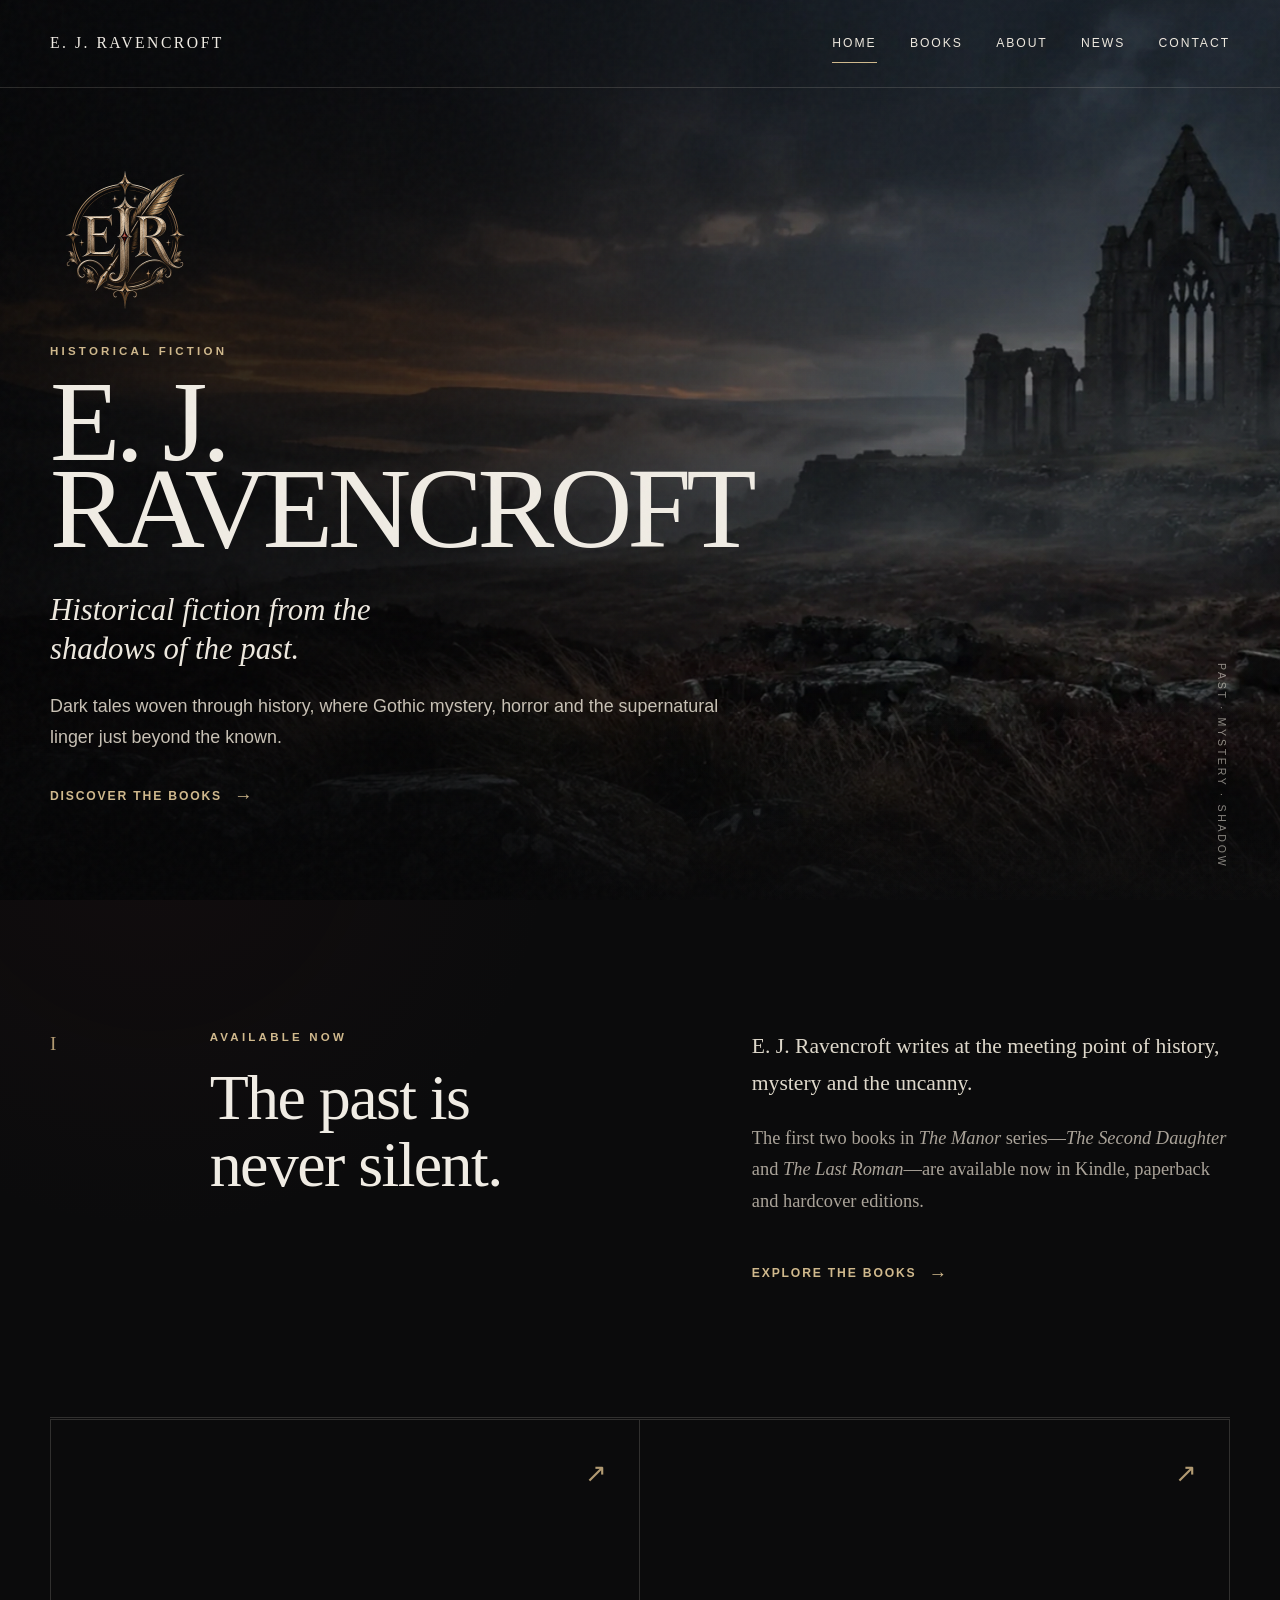
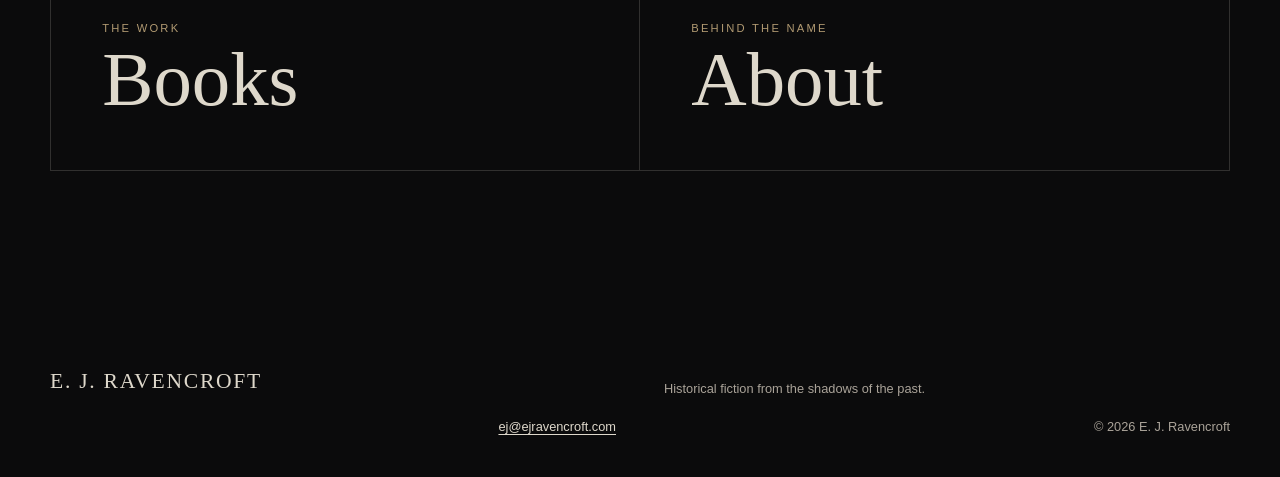
<file: index.html>
<!doctype html>
<html lang="en">
  <head>
    <meta charset="utf-8">
    <meta name="viewport" content="width=device-width, initial-scale=1">
    <meta name="description" content="E. J. Ravencroft writes historical fiction from the shadows of the past.">
    <meta name="theme-color" content="#0b0b0c">
    <title>E. J. Ravencroft | Historical Fiction</title>
    <link rel="icon" type="image/png" sizes="64x64" href="assets/ejr-quill-favicon.png">
    <link rel="stylesheet" href="assets/styles.css">
    <script src="assets/site.js" defer></script>
  </head>
  <body>
    <a class="skip-link" href="#main-content">Skip to main content</a>


    <header class="site-header" data-header>
      <a class="wordmark" href="index.html" aria-label="E. J. Ravencroft, home">
        <span>E. J. Ravencroft</span>
      </a>
      <button class="nav-toggle" type="button" aria-expanded="false" aria-controls="site-nav" data-nav-toggle>
        <span class="nav-toggle-label">Menu</span>
        <span class="nav-toggle-lines" aria-hidden="true"></span>
      </button>
      <nav class="site-nav" id="site-nav" aria-label="Primary" data-nav>
        <a href="index.html" aria-current="page">Home</a>
        <a href="books.html">Books</a>
        <a href="about.html">About</a>
        <a href="news.html">News</a>
        <a href="contact.html">Contact</a>
      </nav>
    </header>


    <main id="main-content">
      <section class="hero" aria-labelledby="hero-title">
        <div class="hero-image" aria-hidden="true"></div>
        <div class="hero-vignette" aria-hidden="true"></div>
        <div class="hero-content">
          <img class="brand-emblem" src="assets/ejr-quill-standalone.png" width="150" height="150" alt="EJR quill trademark motif">
          <p class="eyebrow">Historical fiction</p>
          <h1 id="hero-title">E. J.<br>Ravencroft</h1>
          <p class="hero-tagline">Historical fiction from the shadows of the past.</p>
          <p class="hero-blurb">Dark tales woven through history, where Gothic mystery, horror and the supernatural linger just beyond the known.</p>
          <a class="text-link" href="books.html">Discover the books <span aria-hidden="true">&#8594;</span></a>
        </div>
        <p class="hero-caption" aria-hidden="true">Past &middot; Mystery &middot; Shadow</p>
      </section>


      <section class="home-intro shell" aria-labelledby="stories-heading">
        <p class="section-number" aria-hidden="true">I</p>
        <div>
          <p class="eyebrow">Available now</p>
          <h2 id="stories-heading">The past is never silent.</h2>
        </div>
        <div class="home-intro-copy">
          <p>E. J. Ravencroft writes at the meeting point of history, mystery and the uncanny.</p>
          <p>The first two books in <em>The Manor</em> series&mdash;<em>The Second Daughter</em> and <em>The Last Roman</em>&mdash;are available now in Kindle, paperback and hardcover editions.</p>
          <a class="text-link" href="books.html">Explore the books <span aria-hidden="true">&#8594;</span></a>
        </div>
      </section>


      <section class="home-links shell" aria-label="Explore">
        <a class="feature-link" href="books.html">
          <span class="feature-link-kicker">The work</span>
          <span class="feature-link-title">Books</span>
          <span class="feature-link-arrow" aria-hidden="true">&#8599;</span>
        </a>
        <a class="feature-link" href="about.html">
          <span class="feature-link-kicker">Behind the name</span>
          <span class="feature-link-title">About</span>
          <span class="feature-link-arrow" aria-hidden="true">&#8599;</span>
        </a>
      </section>
    </main>


    <footer class="site-footer shell">
      <a class="footer-name" href="index.html">E. J. Ravencroft</a>
      <p>Historical fiction from the shadows of the past.</p>
      <a href="mailto:ej@ejravencroft.com">ej@ejravencroft.com</a>
      <p class="copyright">&copy; <span data-year></span> E. J. Ravencroft</p>
    </footer>
    <script data-goatcounter="https://ejravencroft.goatcounter.com/count" async src="//gc.zgo.at/count.js"></script>
  </body>
</html>
</file>
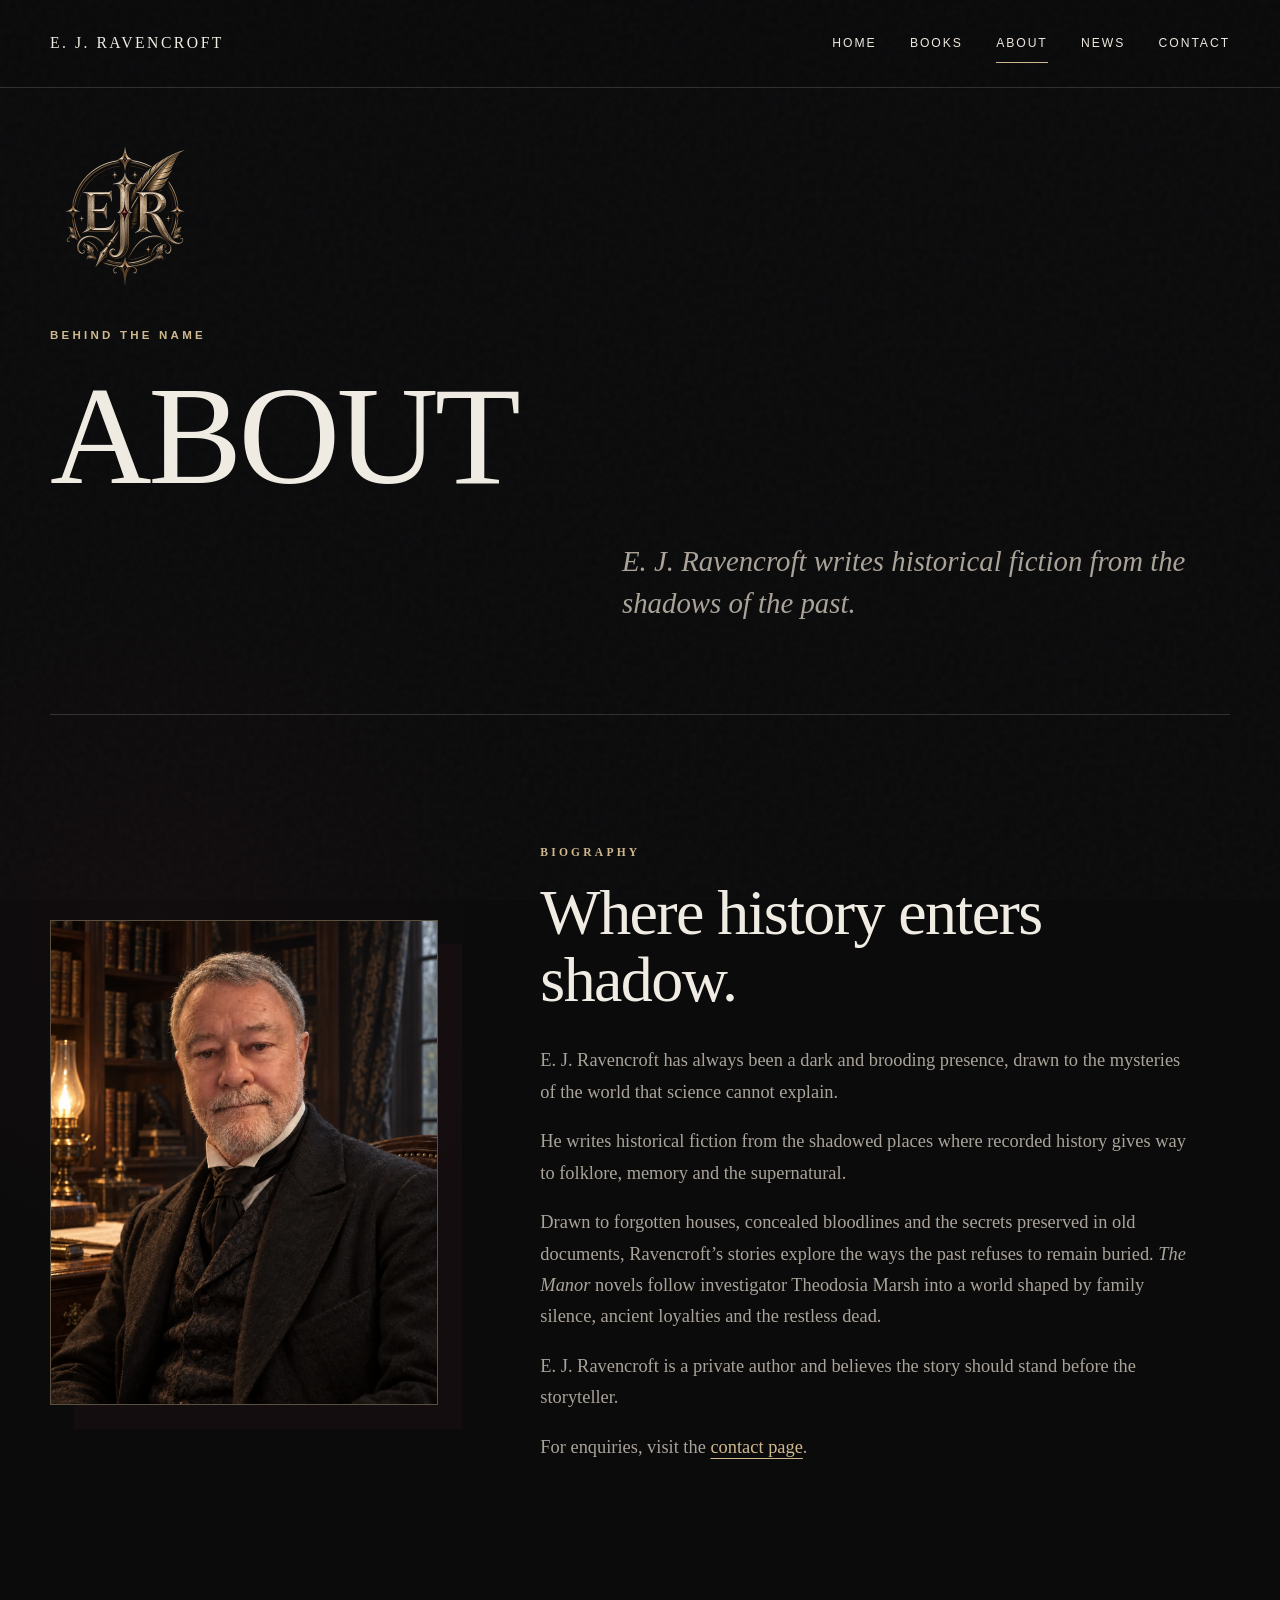
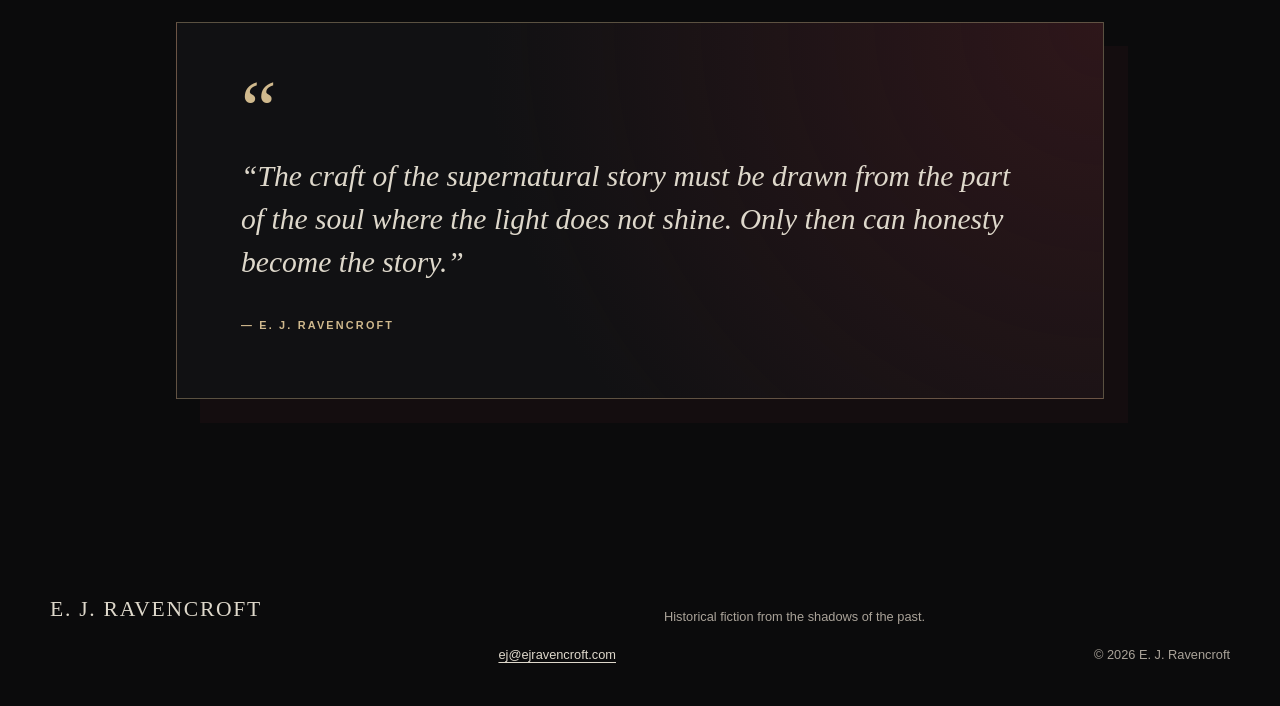
<file: about.html>
<!doctype html>
<html lang="en">
  <head>
    <meta charset="utf-8">
    <meta name="viewport" content="width=device-width, initial-scale=1">
    <meta name="description" content="About E. J. Ravencroft, author of dark historical fiction and The Manor novels.">
    <meta name="theme-color" content="#0b0b0c">
    <title>About | E. J. Ravencroft</title>
    <link rel="icon" type="image/png" sizes="64x64" href="assets/ejr-quill-favicon.png">
    <link rel="stylesheet" href="assets/styles.css?v=20260924-2">
    <script src="assets/site.js" defer></script>
  </head>
  <body class="interior">
    <a class="skip-link" href="#main-content">Skip to main content</a>
    <header class="site-header" data-header>
      <a class="wordmark" href="index.html" aria-label="E. J. Ravencroft, home"><span>E. J. Ravencroft</span></a>
      <button class="nav-toggle" type="button" aria-expanded="false" aria-controls="site-nav" data-nav-toggle><span class="nav-toggle-label">Menu</span><span class="nav-toggle-lines" aria-hidden="true"></span></button>
      <nav class="site-nav" id="site-nav" aria-label="Primary" data-nav>
        <a href="index.html">Home</a><a href="books.html">Books</a><a href="about.html" aria-current="page">About</a><a href="news.html">News</a><a href="contact.html">Contact</a>
      </nav>
    </header>

    <main id="main-content">
      <header class="page-heading shell">
        <img class="brand-emblem" src="assets/ejr-quill-standalone.png" width="150" height="150" alt="EJR quill trademark motif">
        <p class="eyebrow">Behind the name</p>
        <h1>About</h1>
        <p class="page-deck">E. J. Ravencroft writes historical fiction from the shadows of the past.</p>
      </header>

      <section class="about-layout shell" aria-labelledby="about-heading">
        <div class="author-portrait-frame">
          <img class="author-portrait" src="assets/ej-ravencroft-author-portrait.webp" width="1122" height="1402" alt="E. J. Ravencroft in his study">
        </div>
        <article class="prose">
          <p class="eyebrow">Biography</p>
          <h2 class="content-heading" id="about-heading">Where history enters shadow.</h2>
          <p>E. J. Ravencroft has always been a dark and brooding presence, drawn to the mysteries of the world that science cannot explain.</p>
          <p>He writes historical fiction from the shadowed places where recorded history gives way to folklore, memory and the supernatural.</p>
          <p>Drawn to forgotten houses, concealed bloodlines and the secrets preserved in old documents, Ravencroft&rsquo;s stories explore the ways the past refuses to remain buried. <cite>The Manor</cite> novels follow investigator Theodosia Marsh into a world shaped by family silence, ancient loyalties and the restless dead.</p>
          <p>E. J. Ravencroft is a private author and believes the story should stand before the storyteller.</p>
          <p>For enquiries, visit the <a href="contact.html">contact page</a>.</p>
        </article>
        <figure class="author-credo">
          <blockquote>“The craft of the supernatural story must be drawn from the part of the soul where the light does not shine. Only then can honesty become the story.”</blockquote>
          <figcaption>&mdash; E. J. Ravencroft</figcaption>
        </figure>
      </section>
    </main>

    <footer class="site-footer shell">
      <a class="footer-name" href="index.html">E. J. Ravencroft</a><p>Historical fiction from the shadows of the past.</p><a href="mailto:ej@ejravencroft.com">ej@ejravencroft.com</a><p class="copyright">&copy; <span data-year></span> E. J. Ravencroft</p>
    </footer>
    <script data-goatcounter="https://ejravencroft.goatcounter.com/count" async src="//gc.zgo.at/count.js"></script>
  </body>
</html>
</file>
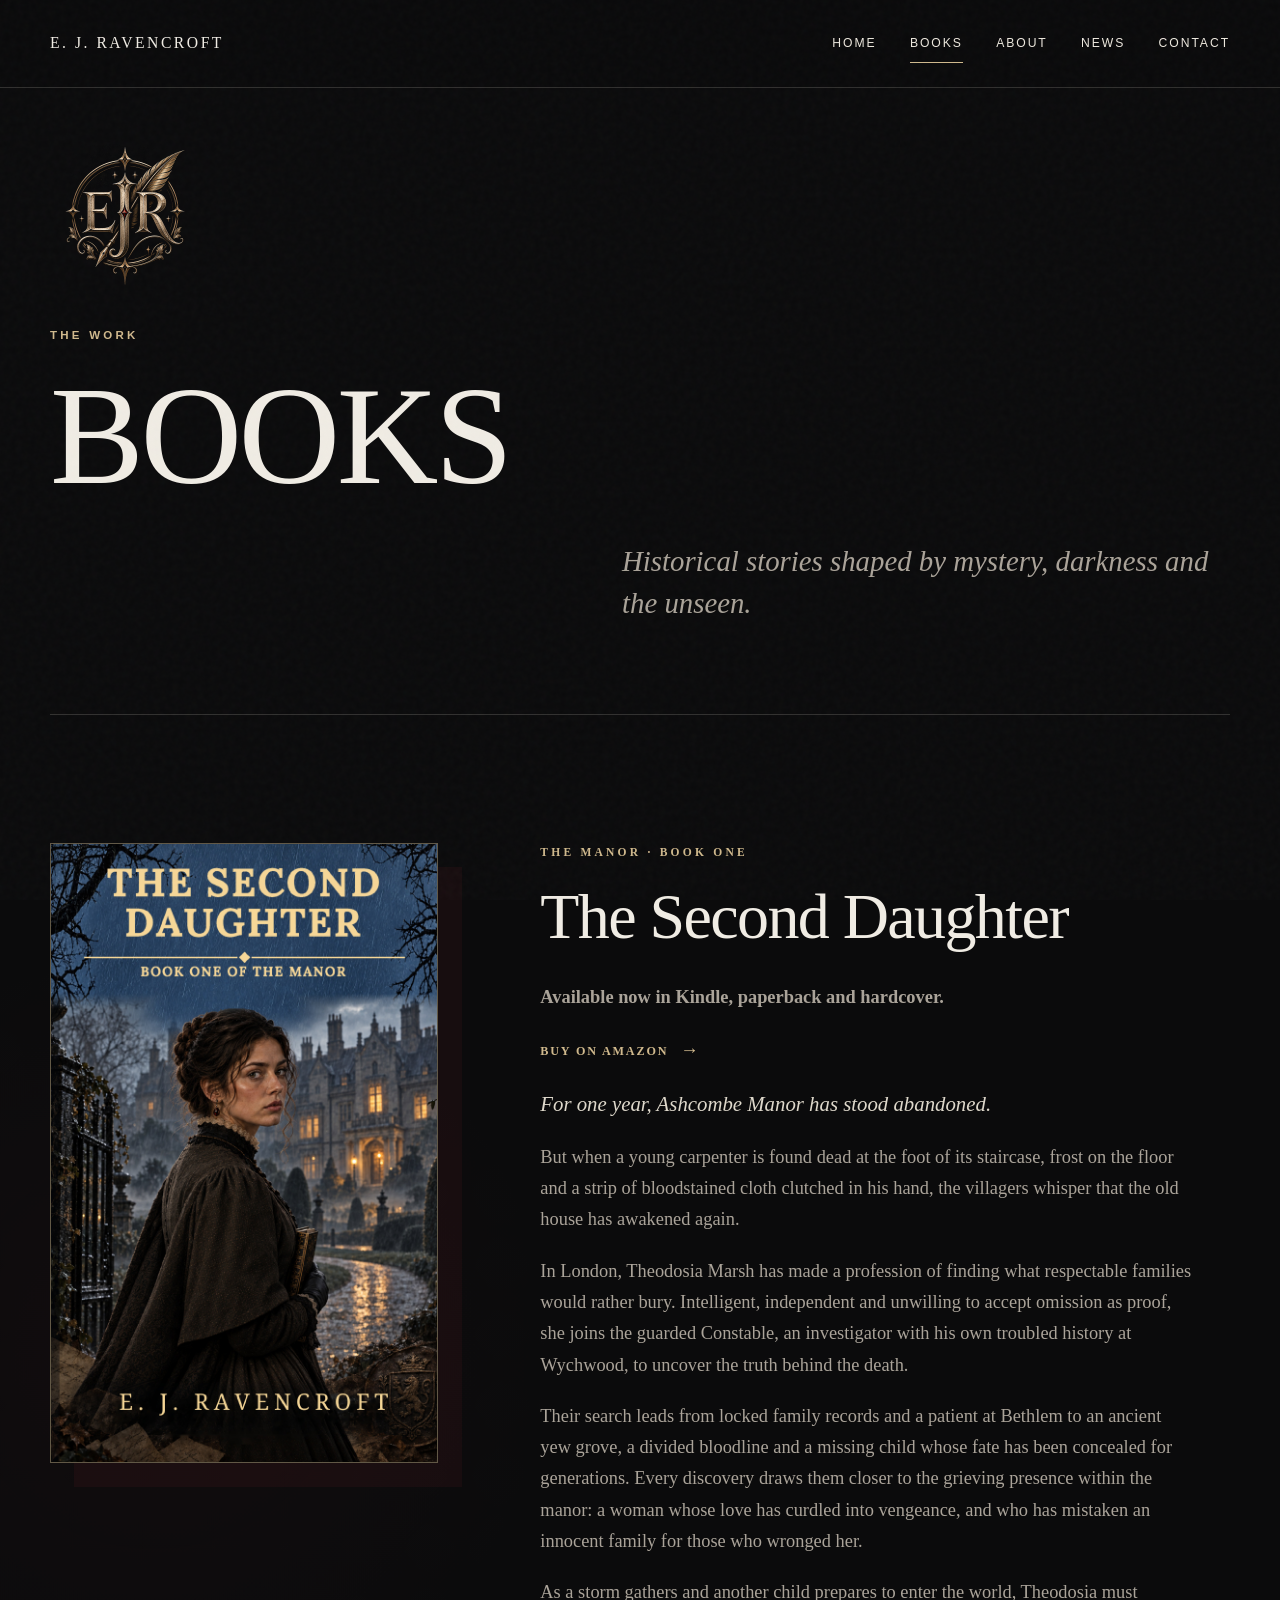
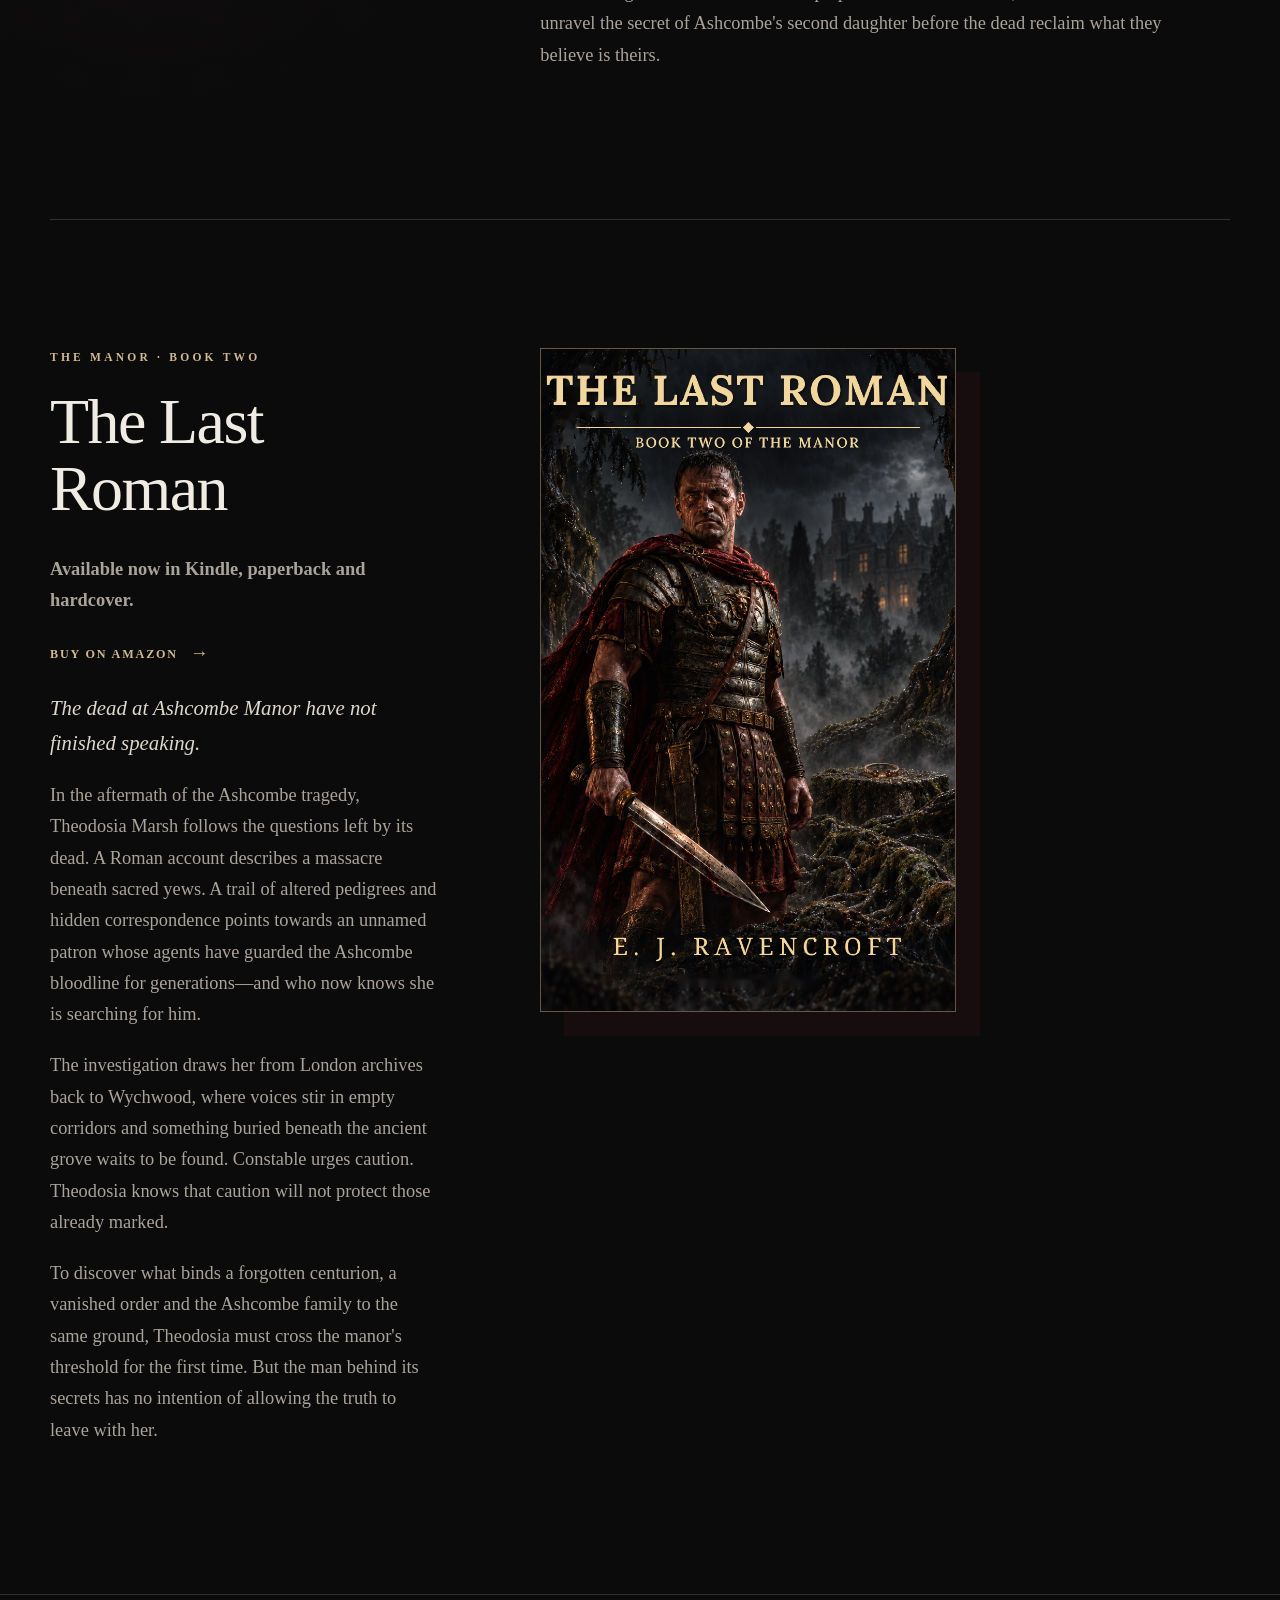
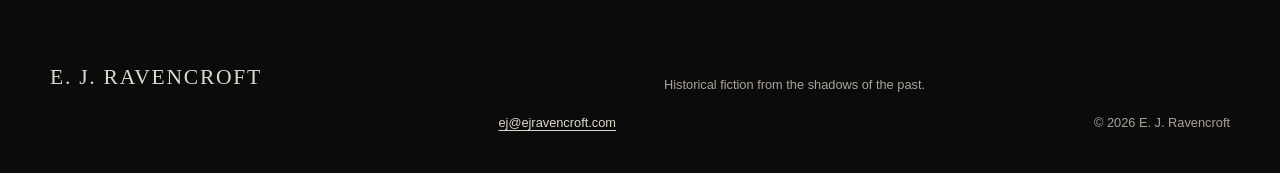
<file: books.html>
<!doctype html>
<html lang="en">
  <head>
    <meta charset="utf-8">
    <meta name="viewport" content="width=device-width, initial-scale=1">
    <meta name="description" content="Books and works by E. J. Ravencroft.">
    <meta name="theme-color" content="#0b0b0c">
    <title>Books | E. J. Ravencroft</title>
    <link rel="icon" type="image/png" sizes="64x64" href="assets/ejr-quill-favicon.png">
    <link rel="stylesheet" href="assets/styles.css?v=20260924">
    <script src="assets/site.js" defer></script>
  </head>
  <body class="interior">
    <a class="skip-link" href="#main-content">Skip to main content</a>
    <header class="site-header" data-header>
      <a class="wordmark" href="index.html" aria-label="E. J. Ravencroft, home"><span>E. J. Ravencroft</span></a>
      <button class="nav-toggle" type="button" aria-expanded="false" aria-controls="site-nav" data-nav-toggle><span class="nav-toggle-label">Menu</span><span class="nav-toggle-lines" aria-hidden="true"></span></button>
      <nav class="site-nav" id="site-nav" aria-label="Primary" data-nav>
        <a href="index.html">Home</a><a href="books.html" aria-current="page">Books</a><a href="about.html">About</a><a href="news.html">News</a><a href="contact.html">Contact</a>
      </nav>
    </header>


    <main id="main-content">
      <header class="page-heading shell">
        <img class="brand-emblem" src="assets/ejr-quill-standalone.png" width="150" height="150" alt="EJR quill trademark motif">
        <p class="eyebrow">The work</p>
        <h1>Books</h1>
        <p class="page-deck">Historical stories shaped by mystery, darkness and the unseen.</p>
      </header>


      <div class="book-list">
        <article class="book-entry shell" aria-labelledby="second-daughter-heading">
          <div class="book-cover-frame">
            <img class="book-cover" src="assets/The_Second_Daughter_Kindle_Cover_1600x2560.jpg" width="1600" height="2560" alt="Cover of The Second Daughter by E. J. Ravencroft" loading="eager">
          </div>
          <div class="book-copy">
            <p class="eyebrow">The Manor · Book One</p>
            <h2 class="content-heading" id="second-daughter-heading">The Second Daughter</h2>
            <div class="book-purchase" aria-label="Purchase The Second Daughter">
              <p><strong>Available now in Kindle, paperback and hardcover.</strong></p>
              <p><a class="text-link" href="https://www.amazon.com/dp/1764974204" target="_blank" rel="noopener noreferrer">Buy on Amazon <span aria-hidden="true">&#8594;</span></a></p>
            </div>
            <p class="book-lead">For one year, Ashcombe Manor has stood abandoned.</p>
            <p>But when a young carpenter is found dead at the foot of its staircase, frost on the floor and a strip of bloodstained cloth clutched in his hand, the villagers whisper that the old house has awakened again.</p>
            <p>In London, Theodosia Marsh has made a profession of finding what respectable families would rather bury. Intelligent, independent and unwilling to accept omission as proof, she joins the guarded Constable, an investigator with his own troubled history at Wychwood, to uncover the truth behind the death.</p>
            <p>Their search leads from locked family records and a patient at Bethlem to an ancient yew grove, a divided bloodline and a missing child whose fate has been concealed for generations. Every discovery draws them closer to the grieving presence within the manor: a woman whose love has curdled into vengeance, and who has mistaken an innocent family for those who wronged her.</p>
            <p>As a storm gathers and another child prepares to enter the world, Theodosia must unravel the secret of Ashcombe's second daughter before the dead reclaim what they believe is theirs.</p>
          </div>
        </article>


        <article class="book-entry book-entry-reverse shell" aria-labelledby="last-roman-heading">
          <div class="book-cover-frame">
            <img class="book-cover" src="assets/The_Last_Roman_Kindle_Cover_1600x2560.jpg" width="1600" height="2560" alt="Cover of The Last Roman by E. J. Ravencroft" loading="lazy">
          </div>
          <div class="book-copy">
            <p class="eyebrow">The Manor · Book Two</p>
            <h2 class="content-heading" id="last-roman-heading">The Last Roman</h2>
            <div class="book-purchase" aria-label="Purchase The Last Roman">
              <p><strong>Available now in Kindle, paperback and hardcover.</strong></p>
              <p><a class="text-link" href="https://www.amazon.com/dp/1764974212" target="_blank" rel="noopener noreferrer">Buy on Amazon <span aria-hidden="true">&#8594;</span></a></p>
            </div>
            <p class="book-lead">The dead at Ashcombe Manor have not finished speaking.</p>
            <p>In the aftermath of the Ashcombe tragedy, Theodosia Marsh follows the questions left by its dead. A Roman account describes a massacre beneath sacred yews. A trail of altered pedigrees and hidden correspondence points towards an unnamed patron whose agents have guarded the Ashcombe bloodline for generations—and who now knows she is searching for him.</p>
            <p>The investigation draws her from London archives back to Wychwood, where voices stir in empty corridors and something buried beneath the ancient grove waits to be found. Constable urges caution. Theodosia knows that caution will not protect those already marked.</p>
            <p>To discover what binds a forgotten centurion, a vanished order and the Ashcombe family to the same ground, Theodosia must cross the manor's threshold for the first time. But the man behind its secrets has no intention of allowing the truth to leave with her.</p>
          </div>
        </article>
      </div>
    </main>


    <footer class="site-footer shell">
      <a class="footer-name" href="index.html">E. J. Ravencroft</a><p>Historical fiction from the shadows of the past.</p><a href="mailto:ej@ejravencroft.com">ej@ejravencroft.com</a><p class="copyright">&copy; <span data-year></span> E. J. Ravencroft</p>
    </footer>
    <script data-goatcounter="https://ejravencroft.goatcounter.com/count" async src="//gc.zgo.at/count.js"></script>
  </body>
</html>
</file>
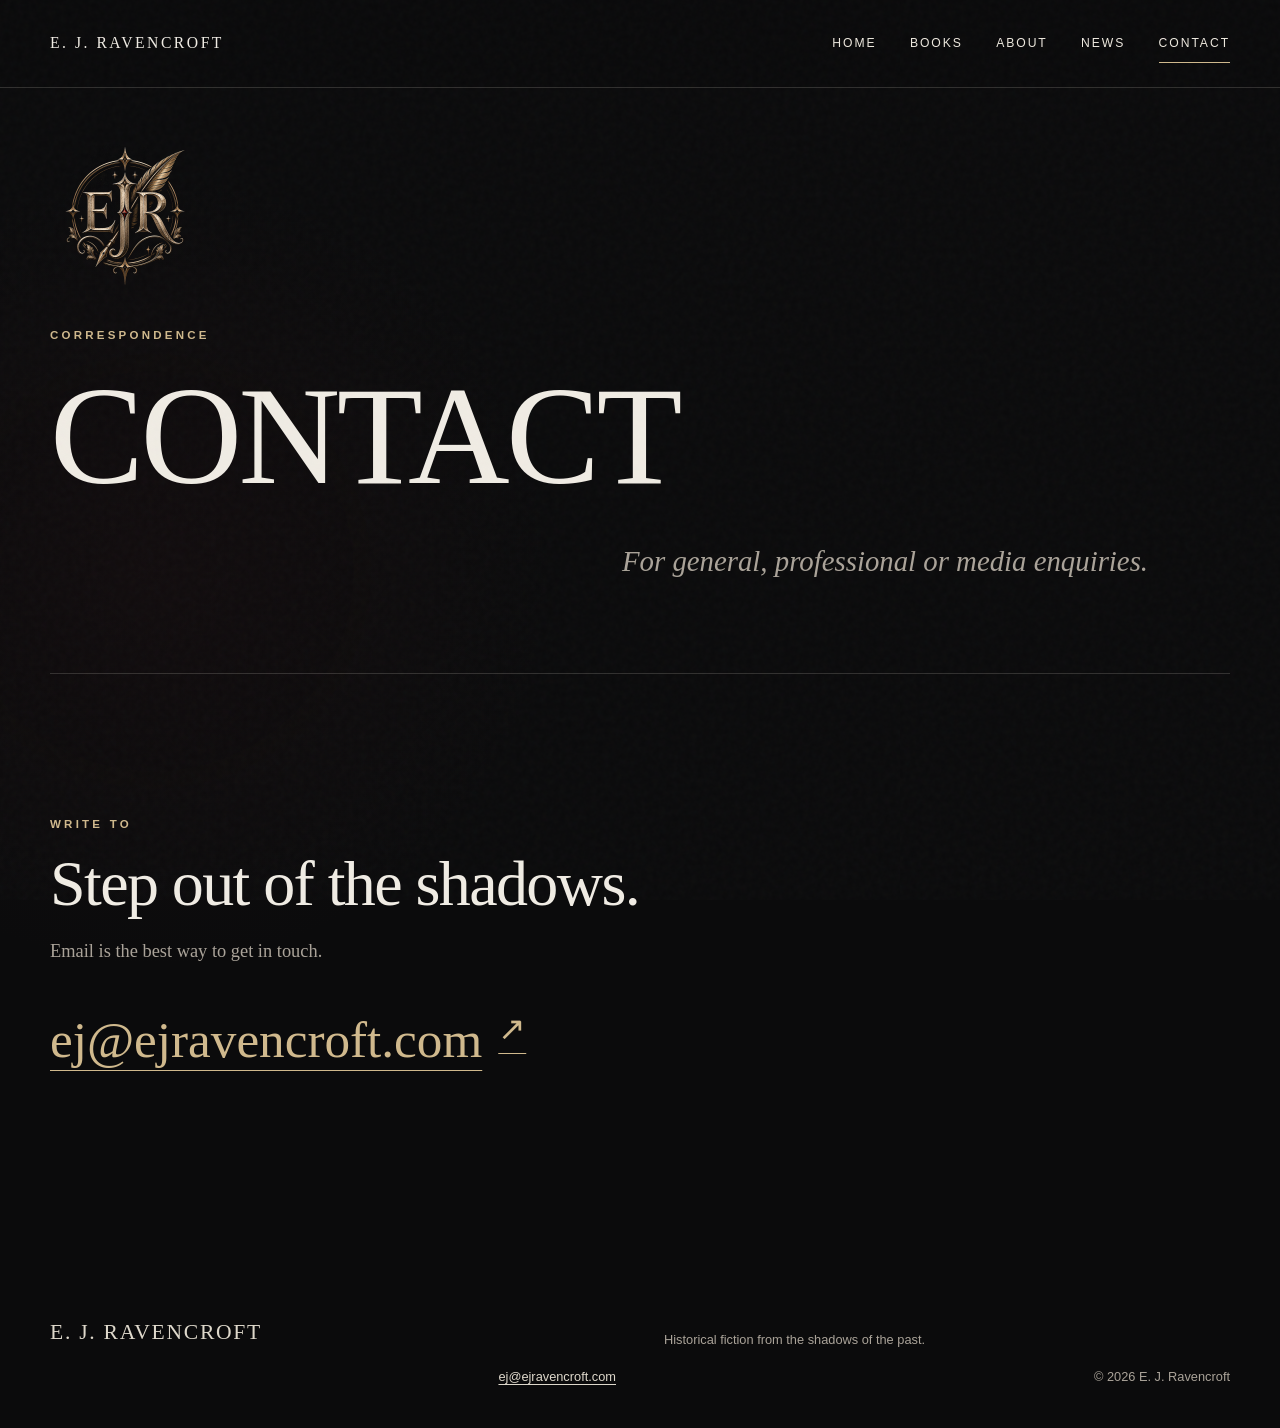
<file: contact.html>
<!doctype html>
<html lang="en">
  <head>
    <meta charset="utf-8">
    <meta name="viewport" content="width=device-width, initial-scale=1">
    <meta name="description" content="Contact historical fiction author E. J. Ravencroft.">
    <meta name="theme-color" content="#0b0b0c">
    <title>Contact | E. J. Ravencroft</title>
    <link rel="icon" type="image/png" sizes="64x64" href="assets/ejr-quill-favicon.png">
    <link rel="stylesheet" href="assets/styles.css">
    <script src="assets/site.js" defer></script>
  </head>
  <body class="interior">
    <a class="skip-link" href="#main-content">Skip to main content</a>
    <header class="site-header" data-header>
      <a class="wordmark" href="index.html" aria-label="E. J. Ravencroft, home"><span>E. J. Ravencroft</span></a>
      <button class="nav-toggle" type="button" aria-expanded="false" aria-controls="site-nav" data-nav-toggle><span class="nav-toggle-label">Menu</span><span class="nav-toggle-lines" aria-hidden="true"></span></button>
      <nav class="site-nav" id="site-nav" aria-label="Primary" data-nav>
        <a href="index.html">Home</a><a href="books.html">Books</a><a href="about.html">About</a><a href="news.html">News</a><a href="contact.html" aria-current="page">Contact</a>
      </nav>
    </header>

    <main id="main-content">
      <header class="page-heading shell">
        <img class="brand-emblem" src="assets/ejr-quill-standalone.png" width="150" height="150" alt="EJR quill trademark motif">
        <p class="eyebrow">Correspondence</p>
        <h1>Contact</h1>
        <p class="page-deck">For general, professional or media enquiries.</p>
      </header>

      <section class="contact-panel shell" aria-labelledby="contact-heading">
        <p class="eyebrow">Write to</p>
        <h2 class="content-heading" id="contact-heading">Step out of the shadows.</h2>
        <p>Email is the best way to get in touch.</p>
        <a class="email-link" href="mailto:ej@ejravencroft.com">ej@ejravencroft.com <span aria-hidden="true">&#8599;</span></a>
      </section>
    </main>

    <footer class="site-footer shell">
      <a class="footer-name" href="index.html">E. J. Ravencroft</a><p>Historical fiction from the shadows of the past.</p><a href="mailto:ej@ejravencroft.com">ej@ejravencroft.com</a><p class="copyright">&copy; <span data-year></span> E. J. Ravencroft</p>
    </footer>
    <script data-goatcounter="https://ejravencroft.goatcounter.com/count" async src="//gc.zgo.at/count.js"></script>
  </body>
</html>
</file>
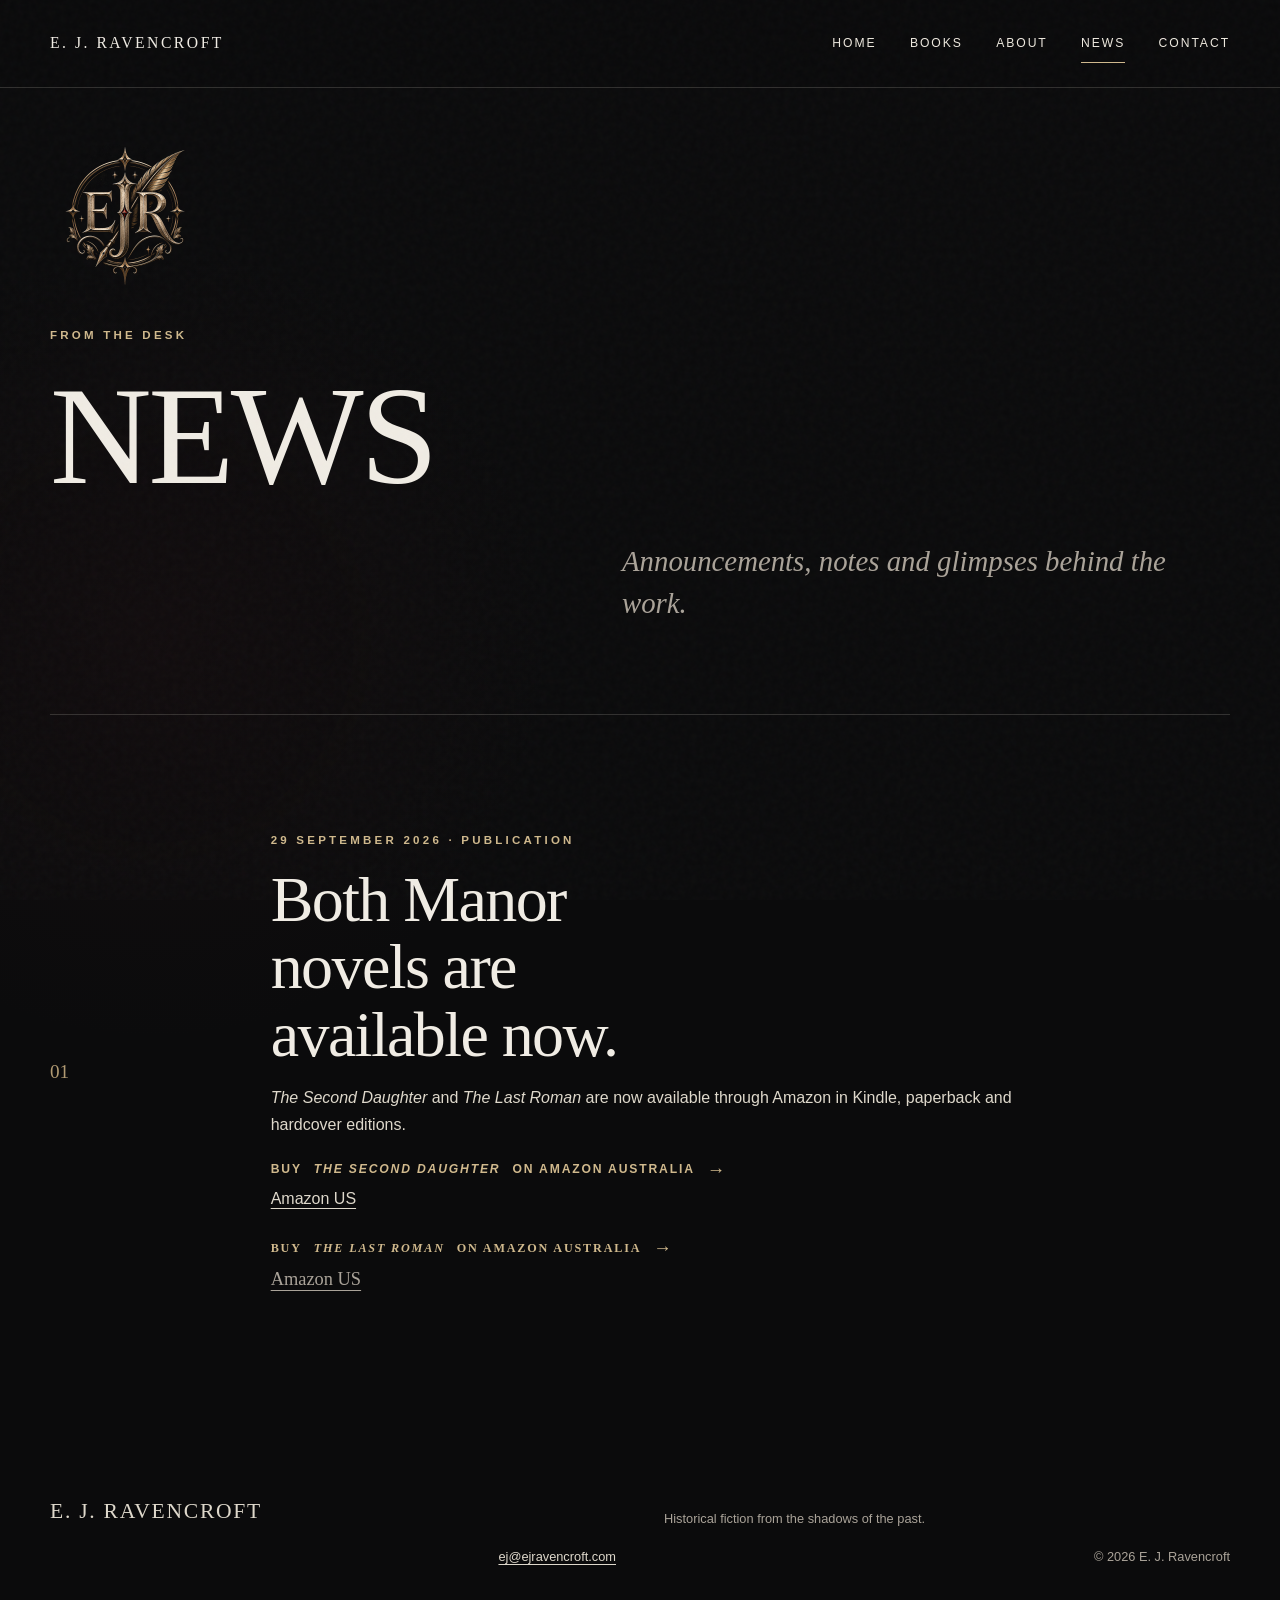
<file: news.html>
<!doctype html>
<html lang="en">
  <head>
    <meta charset="utf-8">
    <meta name="viewport" content="width=device-width, initial-scale=1">
    <meta name="description" content="The Second Daughter and The Last Roman by E. J. Ravencroft are available now in Kindle, paperback and hardcover.">
    <meta name="theme-color" content="#0b0b0c">
    <title>News | E. J. Ravencroft</title>
    <link rel="icon" type="image/png" sizes="64x64" href="assets/ejr-quill-favicon.png">
    <link rel="stylesheet" href="assets/styles.css">
    <script src="assets/site.js" defer></script>
  </head>
  <body class="interior">
    <a class="skip-link" href="#main-content">Skip to main content</a>
    <header class="site-header" data-header>
      <a class="wordmark" href="index.html" aria-label="E. J. Ravencroft, home"><span>E. J. Ravencroft</span></a>
      <button class="nav-toggle" type="button" aria-expanded="false" aria-controls="site-nav" data-nav-toggle><span class="nav-toggle-label">Menu</span><span class="nav-toggle-lines" aria-hidden="true"></span></button>
      <nav class="site-nav" id="site-nav" aria-label="Primary" data-nav>
        <a href="index.html">Home</a><a href="books.html">Books</a><a href="about.html">About</a><a href="news.html" aria-current="page">News</a><a href="contact.html">Contact</a>
      </nav>
    </header>


    <main id="main-content">
      <header class="page-heading shell">
        <img class="brand-emblem" src="assets/ejr-quill-standalone.png" width="150" height="150" alt="EJR quill trademark motif">
        <p class="eyebrow">From the desk</p>
        <h1>News</h1>
        <p class="page-deck">Announcements, notes and glimpses behind the work.</p>
      </header>


      <section class="empty-state shell" aria-labelledby="news-heading">
        <p class="section-number" aria-hidden="true">01</p>
        <div>
          <p class="eyebrow"><time datetime="2026-09-29">29 September 2026</time> · Publication</p>
          <h2 class="content-heading" id="news-heading">Both Manor novels are available now.</h2>
          <p><cite>The Second Daughter</cite> and <cite>The Last Roman</cite> are now available through Amazon in Kindle, paperback and hardcover editions.</p>
          <p><a class="text-link" href="https://www.amazon.com.au/dp/1764974204" target="_blank" rel="noopener noreferrer">Buy <cite>The Second Daughter</cite> on Amazon Australia <span aria-hidden="true">&#8594;</span></a><br><a href="https://www.amazon.com/dp/1764974204" target="_blank" rel="noopener noreferrer">Amazon US</a></p>
          <p><a class="text-link" href="https://www.amazon.com.au/dp/1764974212" target="_blank" rel="noopener noreferrer">Buy <cite>The Last Roman</cite> on Amazon Australia <span aria-hidden="true">&#8594;</span></a><br><a href="https://www.amazon.com/dp/1764974212" target="_blank" rel="noopener noreferrer">Amazon US</a></p>
        </div>
      </section>
    </main>


    <footer class="site-footer shell">
      <a class="footer-name" href="index.html">E. J. Ravencroft</a><p>Historical fiction from the shadows of the past.</p><a href="mailto:ej@ejravencroft.com">ej@ejravencroft.com</a><p class="copyright">&copy; <span data-year></span> E. J. Ravencroft</p>
    </footer>
    <script data-goatcounter="https://ejravencroft.goatcounter.com/count" async src="//gc.zgo.at/count.js"></script>
  </body>
</html>
</file>
<file: assets/styles.css>
:root {
  --ink: #0b0b0c;
  --ink-soft: #111113;
  --paper: #ded8cb;
  --paper-muted: #aaa399;
  --brass: #b19a72;
  --brass-bright: #d0b98d;
  --oxblood: #561e24;
  --line: rgba(222, 216, 203, 0.18);
  --shell: min(1180px, calc(100% - 3rem));
  --serif: Georgia, "Times New Roman", Times, serif;
  --sans: "Helvetica Neue", Helvetica, Arial, sans-serif;
}

* {
  box-sizing: border-box;
}

html {
  background: var(--ink);
  color-scheme: dark;
  scroll-behavior: smooth;
}

body {
  margin: 0;
  background:
    radial-gradient(circle at 12% 40%, rgba(86, 30, 36, 0.09), transparent 25rem),
    var(--ink);
  color: var(--paper);
  font-family: var(--sans);
  font-size: 1rem;
  line-height: 1.7;
}

body::before {
  position: fixed;
  inset: 0;
  z-index: 20;
  opacity: 0.035;
  pointer-events: none;
  content: "";
  background-image: url("data:image/svg+xml,%3Csvg viewBox='0 0 180 180' xmlns='http://www.w3.org/2000/svg'%3E%3Cfilter id='n'%3E%3CfeTurbulence type='fractalNoise' baseFrequency='.8' numOctaves='3' stitchTiles='stitch'/%3E%3C/filter%3E%3Crect width='100%25' height='100%25' filter='url(%23n)' opacity='.8'/%3E%3C/svg%3E");
}

a {
  color: inherit;
  text-underline-offset: 0.25em;
}

a:focus-visible,
button:focus-visible {
  outline: 2px solid var(--brass-bright);
  outline-offset: 5px;
}

img {
  display: block;
  max-width: 100%;
}

.skip-link {
  position: fixed;
  top: 0.75rem;
  left: 0.75rem;
  z-index: 100;
  padding: 0.65rem 1rem;
  background: var(--paper);
  color: var(--ink);
  transform: translateY(-160%);
  transition: transform 160ms ease;
}

.skip-link:focus {
  transform: translateY(0);
}

.shell {
  width: var(--shell);
  margin-inline: auto;
}

.site-header {
  position: absolute;
  top: 0;
  left: 0;
  z-index: 10;
  display: flex;
  width: 100%;
  min-height: 5.5rem;
  align-items: center;
  justify-content: space-between;
  padding: 1.25rem max(1.5rem, calc((100% - 1180px) / 2));
  border-bottom: 1px solid rgba(222, 216, 203, 0.16);
  transition: background 200ms ease, border-color 200ms ease;
}

.site-header.is-scrolled,
.interior .site-header {
  position: fixed;
  background: rgba(11, 11, 12, 0.94);
  border-color: var(--line);
  backdrop-filter: blur(12px);
}

.wordmark {
  display: inline-flex;
  align-items: center;
  gap: 0.85rem;
  color: #f0ece4;
  font-family: var(--serif);
  font-size: 0.98rem;
  letter-spacing: 0.16em;
  text-decoration: none;
  text-transform: uppercase;
}


.site-nav {
  display: flex;
  align-items: center;
  gap: clamp(1rem, 2.6vw, 2.3rem);
}

.site-nav a {
  position: relative;
  color: #eee9df;
  font-size: 0.76rem;
  letter-spacing: 0.16em;
  text-decoration: none;
  text-transform: uppercase;
}

.site-nav a::after {
  position: absolute;
  bottom: -0.6rem;
  left: 0;
  width: 100%;
  height: 1px;
  background: var(--brass-bright);
  content: "";
  opacity: 0;
  transform: scaleX(0);
  transition: opacity 160ms ease, transform 160ms ease;
}

.site-nav a:hover::after,
.site-nav a[aria-current="page"]::after {
  opacity: 1;
  transform: scaleX(1);
}

.nav-toggle {
  display: none;
}

.hero {
  position: relative;
  display: grid;
  min-height: min(900px, 100svh);
  overflow: hidden;
  align-items: center;
  padding: 8rem 0 4rem;
  isolation: isolate;
}

.hero-image,
.hero-vignette {
  position: absolute;
  inset: 0;
}

.hero-image {
  z-index: -3;
  background: url("hero.webp") center center / cover no-repeat;
  transform: scale(1.015);
  animation: settle 2.4s ease-out both;
}

.hero-vignette {
  z-index: -2;
  background:
    linear-gradient(90deg, rgba(5, 5, 6, 0.92) 0%, rgba(5, 5, 6, 0.72) 34%, rgba(5, 5, 6, 0.08) 72%),
    linear-gradient(0deg, var(--ink) 0%, transparent 22%, rgba(0, 0, 0, 0.18) 100%);
}

.hero-content {
  width: var(--shell);
  margin-inline: auto;
  padding-top: 1rem;
}

.eyebrow {
  margin: 0 0 1rem;
  color: var(--brass-bright);
  font-size: 0.72rem;
  font-weight: 600;
  letter-spacing: 0.28em;
  text-transform: uppercase;
}

.hero h1 {
  max-width: 11ch;
  margin: 0;
  color: #f0ece4;
  font-family: var(--serif);
  font-size: clamp(4.2rem, 9vw, 8.5rem);
  font-weight: 400;
  letter-spacing: -0.045em;
  line-height: 0.76;
  text-transform: uppercase;
}

.hero-tagline {
  max-width: 25ch;
  margin: 2.4rem 0 0;
  color: #eee9df;
  font-family: var(--serif);
  font-size: clamp(1.4rem, 2.4vw, 2.15rem);
  font-style: italic;
  line-height: 1.25;
}

.hero-blurb {
  max-width: 42rem;
  margin: 1.4rem 0 1.7rem;
  color: #c8c1b5;
  font-size: clamp(1rem, 1.4vw, 1.12rem);
  line-height: 1.75;
}

.text-link {
  display: inline-flex;
  align-items: center;
  gap: 0.75rem;
  color: var(--brass-bright);
  font-size: 0.76rem;
  font-weight: 600;
  letter-spacing: 0.15em;
  text-decoration: none;
  text-transform: uppercase;
}

.text-link span {
  font-size: 1.15rem;
  transition: transform 160ms ease;
}

.text-link:hover span {
  transform: translateX(0.25rem);
}

.hero-caption {
  position: absolute;
  right: max(1.5rem, calc((100% - 1180px) / 2));
  bottom: 2rem;
  margin: 0;
  color: rgba(238, 233, 223, 0.55);
  font-size: 0.66rem;
  letter-spacing: 0.26em;
  text-transform: uppercase;
  writing-mode: vertical-rl;
}

.home-intro {
  display: grid;
  grid-template-columns: 0.2fr 1fr 1fr;
  gap: clamp(2rem, 5vw, 5rem);
  padding-block: clamp(6rem, 10vw, 10rem);
  border-bottom: 1px solid var(--line);
}

.section-number {
  margin: 0;
  color: var(--brass);
  font-family: var(--serif);
  font-size: 1.2rem;
}

.home-intro h2,
.page-heading h1,
.content-heading {
  margin: 0;
  color: #f0ece4;
  font-family: var(--serif);
  font-weight: 400;
  letter-spacing: -0.025em;
  line-height: 1.05;
}

.home-intro h2 {
  max-width: 10ch;
  font-size: clamp(2.8rem, 5vw, 5rem);
}

.home-intro-copy {
  max-width: 35rem;
  color: var(--paper-muted);
  font-family: var(--serif);
  font-size: 1.15rem;
}

.home-intro-copy p:first-child {
  margin-top: 0;
  color: var(--paper);
  font-size: 1.35rem;
}

.home-intro-copy .text-link {
  margin-top: 1.4rem;
  font-family: var(--sans);
}

.home-links {
  display: grid;
  grid-template-columns: 1fr 1fr;
  padding-block: 1px clamp(6rem, 10vw, 10rem);
}

.feature-link {
  position: relative;
  display: grid;
  min-height: 22rem;
  align-content: end;
  padding: clamp(2rem, 4vw, 4rem);
  overflow: hidden;
  border: 1px solid var(--line);
  text-decoration: none;
  transition: background 240ms ease, border-color 240ms ease;
}

.feature-link + .feature-link {
  border-left: 0;
}

.feature-link::before {
  position: absolute;
  inset: 0;
  background: radial-gradient(circle at 100% 0%, rgba(86, 30, 36, 0.45), transparent 60%);
  content: "";
  opacity: 0;
  transition: opacity 240ms ease;
}

.feature-link:hover,
.feature-link:focus-visible {
  background: var(--ink-soft);
  border-color: rgba(208, 185, 141, 0.46);
}

.feature-link:hover::before,
.feature-link:focus-visible::before {
  opacity: 1;
}

.feature-link-kicker,
.feature-link-title,
.feature-link-arrow {
  position: relative;
}

.feature-link-kicker {
  color: var(--brass);
  font-size: 0.7rem;
  letter-spacing: 0.2em;
  text-transform: uppercase;
}

.feature-link-title {
  margin-top: 0.25rem;
  font-family: var(--serif);
  font-size: clamp(3rem, 6vw, 5.2rem);
  line-height: 1;
}

.feature-link-arrow {
  position: absolute;
  top: 2rem;
  right: 2rem;
  color: var(--brass);
  font-size: 1.6rem;
  transition: transform 180ms ease;
}

.feature-link:hover .feature-link-arrow {
  transform: translate(0.2rem, -0.2rem);
}

.site-footer {
  display: grid;
  grid-template-columns: 1fr 1fr;
  gap: 1rem 3rem;
  align-items: end;
  padding-block: 4rem 2.5rem;
  color: var(--paper-muted);
  font-size: 0.8rem;
}

.site-footer a {
  justify-self: end;
  color: var(--paper);
}

.footer-name {
  justify-self: start !important;
  color: var(--paper) !important;
  font-family: var(--serif);
  font-size: 1.35rem;
  letter-spacing: 0.08em;
  text-decoration: none;
  text-transform: uppercase;
}

.site-footer p {
  margin: 0;
}

.copyright {
  justify-self: end;
}

.page-heading {
  padding-top: 9rem;
  padding-bottom: clamp(4rem, 7vw, 7rem);
  border-bottom: 1px solid var(--line);
}

.page-heading h1 {
  color: #f0ece4;
  font-size: clamp(4.5rem, 11vw, 10rem);
  text-transform: uppercase;
}

.page-deck {
  max-width: 38rem;
  margin: 2rem 0 0 auto;
  color: var(--paper-muted);
  font-family: var(--serif);
  font-size: clamp(1.25rem, 2.5vw, 1.8rem);
  font-style: italic;
  line-height: 1.45;
}

.content-heading {
  font-size: clamp(2.5rem, 5vw, 4.6rem);
}

.books-grid,
.about-layout {
  display: grid;
  grid-template-columns: minmax(15rem, 0.72fr) 1.28fr;
  gap: clamp(3rem, 8vw, 8rem);
  align-items: center;
  padding-block: clamp(5rem, 10vw, 10rem);
}

.book-list {
  border-bottom: 1px solid var(--line);
}

.book-entry {
  display: grid;
  grid-template-columns: minmax(15rem, 0.72fr) 1.28fr;
  gap: clamp(3rem, 8vw, 8rem);
  align-items: start;
  padding-block: clamp(5rem, 10vw, 10rem);
}

.book-entry + .book-entry {
  border-top: 1px solid var(--line);
}

.book-entry-reverse .book-cover-frame {
  order: 2;
}

.book-entry-reverse .book-copy {
  order: 1;
}

.book-cover-frame {
  width: min(100%, 26rem);
  background: #121113;
  box-shadow: 1.5rem 1.5rem 0 rgba(86, 30, 36, 0.16);
}

.book-cover {
  width: 100%;
  height: auto;
  border: 1px solid rgba(208, 185, 141, 0.42);
}

.placeholder-cover {
  display: grid;
  aspect-ratio: 2 / 3;
  width: min(100%, 26rem);
  padding: clamp(2rem, 4vw, 3.5rem);
  border: 1px solid rgba(208, 185, 141, 0.45);
  background:
    linear-gradient(rgba(86, 30, 36, 0.32), rgba(9, 9, 10, 0.2)),
    #121113;
  box-shadow: 1.5rem 1.5rem 0 rgba(86, 30, 36, 0.12);
  color: var(--brass-bright);
  text-align: center;
  text-transform: uppercase;
}

.cover-mark {
  align-self: start;
  font-family: var(--serif);
  font-size: clamp(2rem, 4vw, 3.2rem);
  letter-spacing: 0.1em;
}

.cover-rule {
  align-self: center;
  width: 1px;
  height: 6rem;
  margin-inline: auto;
  background: var(--brass);
}

.placeholder-cover span:last-child {
  align-self: end;
  font-size: 0.68rem;
  letter-spacing: 0.22em;
}

.book-copy,
.prose {
  max-width: 41rem;
  color: var(--paper-muted);
  font-family: var(--serif);
  font-size: 1.15rem;
}

.book-copy h2,
.prose h2 {
  margin-bottom: 2rem;
}

.book-copy p {
  margin-block: 0 1.25rem;
}

.book-copy .book-lead {
  color: var(--paper);
  font-size: 1.3rem;
  font-style: italic;
}

.placeholder-note {
  margin-top: 2.5rem;
  padding-top: 1rem;
  border-top: 1px solid var(--line);
  color: #858079;
  font-family: var(--sans);
  font-size: 0.78rem;
  letter-spacing: 0.04em;
}

.portrait-placeholder {
  display: grid;
  aspect-ratio: 4 / 5;
  width: min(100%, 28rem);
  place-content: center;
  border: 1px solid var(--line);
  background:
    linear-gradient(135deg, transparent 49.8%, rgba(208, 185, 141, 0.16) 50%, transparent 50.2%),
    linear-gradient(45deg, transparent 49.8%, rgba(208, 185, 141, 0.16) 50%, transparent 50.2%),
    #111113;
  color: var(--paper-muted);
  text-align: center;
}

.portrait-placeholder span {
  font-family: var(--serif);
  font-size: 1.5rem;
}

.portrait-placeholder small {
  color: var(--brass);
  font-size: 0.66rem;
  letter-spacing: 0.2em;
  text-transform: uppercase;
}

.author-portrait-frame {
  width: min(100%, 28rem);
  overflow: hidden;
  border: 1px solid rgba(208, 185, 141, 0.38);
  background: #111113;
  box-shadow: 1.5rem 1.5rem 0 rgba(86, 30, 36, 0.12);
}

.author-portrait {
  width: 100%;
  height: auto;
}

.author-credo {
  position: relative;
  grid-column: 1 / -1;
  width: min(100%, 58rem);
  margin: clamp(1rem, 3vw, 3rem) auto 0;
  padding: clamp(2.5rem, 5vw, 4rem);
  border: 1px solid rgba(208, 185, 141, 0.38);
  background:
    radial-gradient(circle at 100% 0%, rgba(86, 30, 36, 0.42), transparent 62%),
    #111113;
  box-shadow: 1.5rem 1.5rem 0 rgba(86, 30, 36, 0.12);
}

.author-credo::before {
  display: block;
  margin-bottom: 1.5rem;
  color: var(--brass-bright);
  content: "“";
  font-family: var(--serif);
  font-size: 5rem;
  line-height: 0.55;
}

.author-credo blockquote {
  margin: 0;
  color: var(--paper);
  font-family: var(--serif);
  font-size: clamp(1.35rem, 2.4vw, 1.85rem);
  font-style: italic;
  line-height: 1.45;
}

.author-credo figcaption {
  margin-top: 2rem;
  color: var(--brass-bright);
  font-size: 0.68rem;
  font-weight: 600;
  letter-spacing: 0.2em;
  text-transform: uppercase;
}

.prose a {
  color: var(--brass-bright);
}

.empty-state {
  display: grid;
  grid-template-columns: 0.15fr 1fr;
  gap: clamp(2rem, 6vw, 6rem);
  min-height: 31rem;
  align-items: center;
  padding-block: clamp(5rem, 9vw, 9rem);
}

.empty-state > div {
  max-width: 48rem;
}

.empty-state h2 {
  max-width: 13ch;
}

.empty-state p:last-child {
  max-width: 38rem;
  color: var(--paper-muted);
  font-family: var(--serif);
  font-size: 1.15rem;
}

.contact-panel {
  min-height: 36rem;
  padding-block: clamp(6rem, 11vw, 11rem);
}

.contact-panel > * {
  max-width: 50rem;
}

.contact-panel > p:not(.eyebrow) {
  color: var(--paper-muted);
  font-family: var(--serif);
  font-size: 1.15rem;
}

.email-link {
  display: inline-flex;
  gap: 1rem;
  margin-top: 1.5rem;
  color: var(--brass-bright);
  font-family: var(--serif);
  font-size: clamp(1.6rem, 4vw, 3.6rem);
  line-height: 1.2;
  text-decoration-thickness: 1px;
}

.email-link span {
  font-size: 0.65em;
}

@keyframes settle {
  from { opacity: 0; transform: scale(1.06); }
  to { opacity: 1; transform: scale(1.015); }
}

@media (prefers-reduced-motion: reduce) {
  *,
  *::before,
  *::after {
    scroll-behavior: auto !important;
    animation-duration: 0.01ms !important;
    animation-iteration-count: 1 !important;
    transition-duration: 0.01ms !important;
  }
}

@media (max-width: 760px) {
  :root {
    --shell: min(100% - 2rem, 40rem);
  }

  body.nav-open {
    overflow: hidden;
  }

  .site-header {
    min-height: 4.7rem;
    padding: 1rem;
  }

  .wordmark {
    font-size: 0.8rem;
  }

  
  .nav-toggle {
    position: relative;
    z-index: 2;
    display: flex;
    align-items: center;
    gap: 0.7rem;
    padding: 0.5rem;
    border: 0;
    background: transparent;
    color: var(--paper);
    font: inherit;
  }

  .nav-toggle-label {
    font-size: 0.7rem;
    letter-spacing: 0.16em;
    text-transform: uppercase;
  }

  .nav-toggle-lines,
  .nav-toggle-lines::before {
    display: block;
    width: 1.5rem;
    height: 1px;
    background: currentColor;
    content: "";
    transition: transform 160ms ease;
  }

  .nav-toggle-lines::before {
    transform: translateY(-0.42rem);
  }

  .nav-toggle[aria-expanded="true"] .nav-toggle-lines {
    transform: rotate(45deg);
  }

  .nav-toggle[aria-expanded="true"] .nav-toggle-lines::before {
    transform: rotate(-90deg);
  }

  .site-nav {
    position: fixed;
    inset: 0;
    display: grid;
    align-content: center;
    justify-items: center;
    gap: 1.45rem;
    background: rgba(11, 11, 12, 0.985);
    opacity: 0;
    pointer-events: none;
    transform: translateY(-1rem);
    transition: opacity 180ms ease, transform 180ms ease;
  }

  .site-nav.is-open {
    opacity: 1;
    pointer-events: auto;
    transform: translateY(0);
  }

  .site-nav a {
    font-family: var(--serif);
    font-size: 1.9rem;
    letter-spacing: 0.04em;
    text-transform: none;
  }

  .hero {
    min-height: 760px;
    align-items: end;
    padding-bottom: 5rem;
  }

  .hero-image {
    background-position: 64% center;
  }

  .hero-vignette {
    background:
      linear-gradient(0deg, rgba(5, 5, 6, 0.98) 0%, rgba(5, 5, 6, 0.7) 50%, rgba(5, 5, 6, 0.18) 100%),
      linear-gradient(90deg, rgba(5, 5, 6, 0.4), transparent 75%);
  }

  .hero h1 {
    font-size: clamp(3.8rem, 19vw, 6rem);
  }

  .hero-tagline {
    margin-top: 1.8rem;
  }

  .hero-blurb {
    font-size: 1rem;
    line-height: 1.6;
  }

  .hero-caption {
    display: none;
  }

  .home-intro {
    grid-template-columns: 1fr;
    gap: 1.5rem;
  }

  .section-number {
    display: none;
  }

  .home-links {
    grid-template-columns: 1fr;
  }

  .feature-link {
    min-height: 16rem;
  }

  .feature-link + .feature-link {
    border-top: 0;
    border-left: 1px solid var(--line);
  }

  .site-footer {
    grid-template-columns: 1fr;
    align-items: start;
  }

  .page-heading {
    padding-top: 9rem;
  }

  .page-deck {
    margin-left: 0;
  }

  .books-grid,
  .book-entry,
  .about-layout {
    grid-template-columns: 1fr;
    gap: 4rem;
  }

  .book-entry-reverse .book-cover-frame,
  .book-entry-reverse .book-copy {
    order: initial;
  }

  .book-cover-frame {
    width: min(100%, 21rem);
    margin-inline: auto;
  }

  .placeholder-cover,
  .author-portrait-frame,
  .author-credo,
  .portrait-placeholder {
    width: min(100%, 21rem);
    margin-inline: auto;
  }

  .empty-state {
    grid-template-columns: 1fr;
    align-content: center;
  }

  .email-link {
    overflow-wrap: anywhere;
  }

  .site-footer a,
  .copyright {
    justify-self: start;
  }
}


/* Approved EJR quill motif, presented as a standalone page element. */
.brand-emblem {
  display: block;
  width: 150px;
  height: 150px;
  margin: 0 0 1.5rem;
  object-fit: contain;
}

.page-heading .brand-emblem {
  margin-bottom: 2rem;
}
</file>
